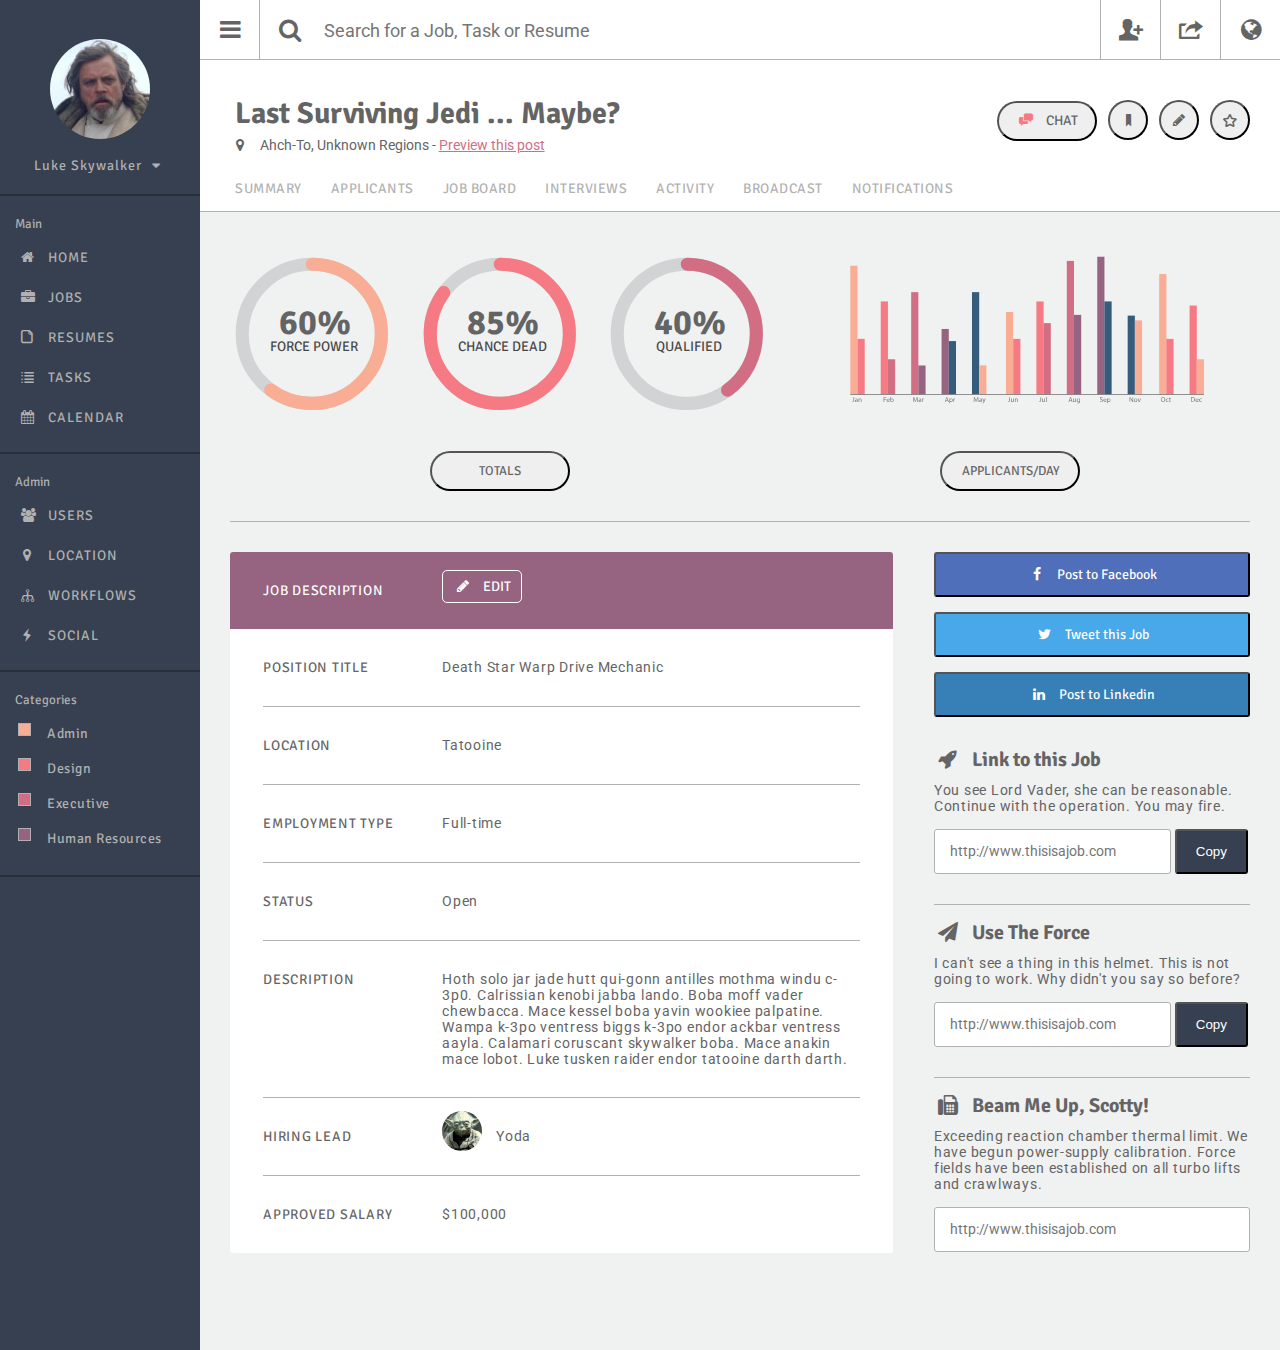
<file: index.html>
<!DOCTYPE html>
<html lang="en">

<head>
    <meta charset="UTF-8">
    <meta name="viewport" content="width=device-width, initial-scale=1.0">
    <meta http-equiv="X-UA-Compatible" content="ie=edge">
    <!-- <link rel="stylesheet" href="styles/reset.css"> -->
    <link rel="stylesheet" href="styles/style.css">
    <link rel="stylesheet" href="styles/fontello.css">
    <link href="https://fonts.googleapis.com/css?family=Roboto|Signika+Negative:400,600,700" rel="stylesheet">
    <link rel="shortcut icon" href="images/favicon.ico">
    <link rel="icon" type="image/gif" href="images/animated_favicon1.gif">
    <title>Luke's Job Page</title>
</head>

<body>
    <aside id="left-nav">
        <section class="nav-container">
            <img class="head-shot" src="images/luke-skywalker.jpg" alt="Photo of young Bill Gates">
            <h3 class="nav-text Bill">Luke Skywalker
                <i class="icon-down-dir"></i>
            </h3>
        </section>
        <section class="nav-container">
            <h3>Main</h3>
            <figure class="side-boxes">
                <p class="nav-text">
                    <i class="icon-home"></i>HOME
                </p>
            </figure>
            <figure class="side-boxes">
                <p class="nav-text">
                    <i class="icon-briefcase"></i>JOBS
                </p>
            </figure>
            <figure class="side-boxes">
                <p class="nav-text">
                    <i class="icon-doc"></i>RESUMES
                </p>
            </figure>
            <figure class="side-boxes">
                <p class="nav-text">
                    <i class="icon-list"></i>TASKS
                </p>
            </figure>
            <figure class="side-boxes">
                <p class="nav-text">
                    <i class="icon-calendar"></i>CALENDAR
                </p>
            </figure>
        </section>
        <section class="nav-container">
            <h3>Admin</h3>
            <figure class="side-boxes rose">
                <p class="nav-text">
                    <i class="icon-users"></i>USERS
                </p>
            </figure>
            <figure class="side-boxes rose">
                <p class="nav-text">
                    <i class="icon-location"></i>LOCATION
                </p>
            </figure>
            <figure class="side-boxes rose">
                <p class="nav-text">
                    <i class="icon-flow-tree"></i>WORKFLOWS
                </p>
            </figure>
            <figure class="side-boxes rose">
                <p class="nav-text">
                    <i class="icon-flash"></i>SOCIAL
                </p>
            </figure>
        </section>
        <section class="nav-container">
            <h3 class="categories">Categories</h3>
            <figure class="control-group">
                <label role="checkbox" class="control control-checkbox">
                    Admin
                    <input type="checkbox" />
                    <div class="control_indicator"></div>
                </label>
            </figure>
            <figure class="control-group">
                <label role="checkbox" class="control control-checkbox">
                    Design
                    <input type="checkbox" />
                    <div class="control_indicator-2"></div>
                </label>
            </figure>
            <figure class="control-group">
                <label role="checkbox" class="control control-checkbox">
                    Executive
                    <input type="checkbox" />
                    <div class="control_indicator-3"></div>
                </label>
            </figure>
            <figure class="control-group">
                <label role="checkbox" class="control control-checkbox">
                    Human Resources
                    <input type="checkbox" />
                    <div class="control_indicator-4"></div>
                </label>
            </figure>
        </section>
    </aside>
    <main id="right-content">
        <header class="top-heading">
            <i aria-label="Menu" class="icon-menu white"></i>
            <h1 class="top-heading-text white">Luke Skywalker</h1>
        </header>
        <section>
            <figure class="top-bar">
                <article class="square-container-left hide-hamburger">
                    <i alt="menu icon" class="icon-menu">
                    </i>
                </article>
                <form class="search-container">
                    <i alt="search icon" class="icon-search"></i>
                    <input class="search-input" type="text" placeholder="Search for a Job, Task or Resume">
                </form>
                <article class="square-container hide-box">
                    <i alt="add user icon" class="icon-user-add">
                    </i>
                </article>
                <article class="square-container hide-box">
                    <i alt="exort icon" class="icon-export">
                    </i>
                </article>
                <article class="square-container hide-box">
                    <i alt="globe icon" class="icon-globe">
                    </i>
                </article>
            </figure>
            <article class="top-tab-section">
                <h1 class=".h2-title">Last Surviving Jedi ... Maybe?</h1>
                <p class="location">
                    <i alt="location icon" class="icon-location"></i>Ahch-To, Unknown Regions -
                    <a class="preview" href "#">Preview this post</a>
                </p>
                <div class="four-btns">
                    <button class="open-btn">
                        <i alt="chat icon" class="icon-chat"></i>CHAT
                    </button>
                    <button class="bookmark-btn">
                        <i alt="bookmark icon" class="icon-bookmark"></i>
                    </button>
                    <button class="edited-btn">
                        <i alt="edit icon" class="icon-pencil"></i>
                    </button>
                    <button class="trash-btn">
                        <i alt="trash icon" class="icon-star"></i>
                    </button>
                </div>
                <nav role="menu" class="tab-menu appear">
                    <button class="tab-menu-btn">Menu</button>
                </nav>
                <figure class="tab-containers first-tab">
                    <a role="tab" class="tabs" href="#">SUMMARY</a>
                </figure>
                <figure class="tab-containers">
                    <a role="tab" class="tabs" href="#">APPLICANTS</a>
                </figure>
                <figure class="tab-containers">
                    <a role="tab" class="tabs" href="#">JOB BOARD</a>
                </figure>
                <figure class="tab-containers">
                    <a role="tab" class="tabs" href="#">INTERVIEWS</a>
                </figure>
                <figure class="tab-containers">
                    <a role="tab" class="tabs" href="#">ACTIVITY</a>
                </figure>
                <figure class="tab-containers">
                    <a role="tab" class="tabs" href="#">BROADCAST</a>
                </figure>
                <figure class="tab-containers">
                    <a role="tab" class="tabs" href="#">NOTIFICATIONS</a>
                </figure>
            </article>
        </section>
        <section class="infographics">
            <svg class="donut margin-left" alt="Donut graph with 60% force power" width="18%" height="18%" viewBox="0 0 42 42">
                <circle class="donut-hole" cx="21" cy="21" r="15.91549430918954" fill="rgb(240, 241,241)"></circle>
                <text x="13.5" y="21">60%</text>
                <text class="subtext" x="11.5" y="25">FORCE POWER</text>
                <circle class="donut-ring" cx="21" cy="21" r="15.91549430918954" fill="transparent" stroke="#d2d3d4" stroke-width="3"></circle>
                <circle class="donut-segment" cx="21" cy="21" r="15.91549430918954" fill="transparent" stroke="rgb(248, 173, 148)" stroke-width="3"
                    stroke-linecap="round" stroke-dasharray="60 40" stroke-dashoffset="25"></circle>
            </svg>
            <svg alt="Donut graph with 85% chance he is dead" width="18%" height="18%" viewBox="0 0 42 42" class="donut">
                <circle class="donut-hole" cx="21" cy="21" r="15.91549430918954" fill="rgb(240, 241,241)"></circle>
                <text x="13.5" y="21">85%</text>
                <text class="subtext" x="11.5" y="25">CHANCE DEAD</text>
                <circle class="donut-ring" cx="21" cy="21" r="15.91549430918954" fill="transparent" stroke="#d2d3d4" stroke-width="3"></circle>
                <circle class="donut-segment" cx="21" cy="21" r="15.91549430918954" fill="transparent" stroke="rgb(246, 122, 131)" stroke-width="3"
                    stroke-linecap="round" stroke-dasharray="85 15" stroke-dashoffset="25"></circle>
            </svg>
            <svg alt="Donut graph with 40% qualified" width="18%" height="18%" viewBox="0 0 42 42" class="donut">
                <circle class="donut-hole" cx="21" cy="21" r="15.91549430918954" fill="rgb(240, 241,241)"></circle>
                <text x="13.5" y="21">40%</text>
                <text class="subtext" x="14" y="25">QUALIFIED</text>
                <circle class="donut-ring" cx="21" cy="21" r="15.91549430918954" fill="transparent" stroke="#d2d3d4" stroke-width="3"></circle>
                <circle class="donut-segment" cx="21" cy="21" r="15.91549430918954" fill="transparent" stroke="rgb(209, 110, 131)" stroke-width="3"
                    stroke-linecap="round" stroke-dasharray="40 60" stroke-dashoffset="25"></circle>
            </svg>
            <img class="graph" src="images/bar-graph.svg" alt="bar graph showing monthly data">
            <div class="btn-container">
                <button class="graph-btn">TOTALS</button>
                <button class="graph-btn">APPLICANTS/DAY</button>
            </div>
            <article role="group" class="table">
                <header class="job-header">
                    <div class="table-row no-border">
                        <article class="table-column-one">
                            <h3 class="table-text white">JOB DESCRIPTION</h3>
                        </article>
                        <article class="table-column-two">
                            <button class="edit-btn">
                                <i class="icon-pencil"></i>EDIT</button>
                        </article>
                    </div>
                </header>
                <div class="table-row">
                    <article class="table-column-one">
                        <h3 class="table-text">POSITION TITLE</h3>
                    </article>
                    <article class="table-column-two">
                        <p class="table-text roboto">Death Star Warp Drive Mechanic</p>
                    </article>
                </div>
                <div class="table-row">
                    <article class="table-column-one">
                        <h3 class="table-text">LOCATION</h3>
                    </article>
                    <article class="table-column-two">
                        <p class="table-text roboto">Tatooine</p>
                    </article>
                </div>
                <div class="table-row">
                    <article class="table-column-one">
                        <h3 class="table-text">EMPLOYMENT TYPE</h3>
                    </article>
                    <article class="table-column-two">
                        <p class="table-text roboto">Full-time</p>
                    </article>
                </div>
                <div class="table-row">
                    <article class="table-column-one">
                        <h3 class="table-text">STATUS</h3>
                    </article>
                    <article class="table-column-two">
                        <p class="table-text roboto">Open</p>
                    </article>
                </div>
                <div class="table-row">
                    <article class="table-column-one">
                        <h3 class="table-text">DESCRIPTION</h3>
                    </article>
                    <article class="table-column-two">
                        <p class="table-text roboto">Hoth solo jar jade hutt qui-gonn antilles mothma windu c-3p0. Calrissian kenobi jabba lando. Boba
                            moff vader chewbacca. Mace kessel boba yavin wookiee palpatine. Wampa k-3po ventress biggs k-3po
                            endor ackbar ventress aayla. Calamari coruscant skywalker boba. Mace anakin mace lobot. Luke
                            tusken raider endor tatooine darth darth.
                        </p>
                    </article>
                </div>
                <div class="table-row">
                    <article class="table-column-one">
                        <h3 class="table-text">HIRING LEAD</h3>
                    </article>
                    <article class="table-column-two">
                        <img class="yoda" src="images/yoda1-150x150.jpg">
                        <p class="table-text roboto">Yoda</p>
                    </article>
                </div>
                <div class="table-row no-border">
                    <article class="table-column-one">
                        <h3 class="table-text">APPROVED SALARY</h3>
                    </article>
                    <article class="table-column-two">
                        <p class="table-text roboto">$100,000</p>
                    </article>
                </div>
            </article>
            <article class="social-side">
                <form>
                    <button class="fb-btn">
                        <i alt="facebook icon" class="icon-facebook left"></i>Post to Facebook</button>
                    <button class="twit-btn">
                        <i alt="twitter icon" class="icon-twitter left"></i>Tweet this Job</button>
                    <button class="linked-btn">
                        <i alt="Linkedin icon" class="icon-linkedin left"></i>Post to Linkedin</button>
                </form>
                <form class="social-container">
                    <h3 class="social-text">
                        <i alt="rocket icon" class="icon-rocket"></i>Link to this Job
                    </h3>
                    <p class="table-text roboto soc-padding">You see Lord Vader, she can be reasonable. Continue with the operation. You may fire. </p>
                    <input class="soc-input" type="text" placeholder="http://www.thisisajob.com">
                    <button class="copy-btn">Copy</button>
                </form>
                <form class="social-container">
                    <h3 class="social-text">
                        <i alt="paper airplane icon" class="icon-paper-plane"></i>Use The Force
                    </h3>
                    <p class="table-text roboto soc-padding">I can't see a thing in this helmet. This is not going to work. Why didn't you say so before? </p>
                    <input class="soc-input" type="text" placeholder="http://www.thisisajob.com">
                    <button class="copy-btn">Copy</button>
                </form>
                <form class="social-container no-border">
                    <h3 class="social-text">
                        <i alt="fax icon" class="icon-fax"></i>Beam Me Up, Scotty!
                    </h3>
                    <p class="table-text roboto soc-padding">Exceeding reaction chamber thermal limit. We have begun power-supply calibration. Force fields have been
                        established on all turbo lifts and crawlways.
                    </p>
                    <input class="soc-input no-btn" type="text" placeholder="http://www.thisisajob.com">
                </form>
            </article>
        </section>
        <section></section>
        <section></section>
    </main>
</body>

</html>
</file>
<file: styles/style.css>
/* ~~~~~~~~~~Overall Styling~~~~~~~~~~~ */

body,
:hover {
    cursor: url(http://cur.cursors-4u.net/others/oth-1/oth28.cur), progress !important;
}

body {
    background: rgb(240, 241, 241);
    font-family: 'Signika Negative', sans-serif;
}

html {
    margin: 0;
    padding: 0;
}

* {
    box-sizing: border-box;
    margin: 0;
    padding: 0;
}

p {
    padding: 0;
}

h1 {
    color: rgb(100, 100, 100);
    font-size: 30px;
    padding: 0 0 5px 0;
}

h3 {
    color: rgb(177, 177, 177);
    font-family: 'Signika Negative', sans-serif;
    font-size: 13px;
    font-weight: 400;
    margin: 5px 0 5px 15px;
}

i {
    margin-right: 10px;
}

figure {
    margin: 0;
    padding: 0;
}

/* ~~~~~~~~~~Left Nav Styling~~~~~~~~~~~ */

.subtext {
    fill: rgb(70, 70, 70);
    font-family: 'Signika Negative', sans-serif;
    font-size: .2rem;
    font-weight: 400;
}

#left-nav {
    background: rgb(55, 64, 80);
    height: 1350px;
    min-width: 180px;
    position: absolute;
    width: 200px;
}

.nav-text {
    color: rgb(177, 177, 177);
    font-family: 'Signika Negative', sans-serif;
    font-weight: 400;
    font-size: 14px;
    letter-spacing: 1px;
    margin: auto 0 auto 15px;
    padding: 5px 0 5px 0;
    width: 100%;
}

.Bill {
    margin: 0 0 0 5px;
    text-align: center;
}

.nav-text:hover {
    color: #FFF;
}

.nav-container {
    border-bottom: solid 2px rgb(40, 47, 59);
    padding: 15px 0 15px 0;
    width: 100%;
}

.head-shot {
    border-radius: 100%;
    margin: 12% 25% 4% 25%;
    text-align: center;
    transition: all .2s ease-in-out;
    width: 50%;
}

.head-shot:hover {
    transform: scale(1.2);
}

.side-boxes {
    align-items: center;
    display: flex;
    border: solid 3px transparent;
    text-align: left;
    height: 40px;
    width: 100%;
}

.side-boxes:hover {
    border-left: solid 3px rgb(248, 173, 148);
    background-color: rgb(40, 47, 59);
    color: #FFF;
    overflow: hidden;
    width: 98%;
}

.rose:hover {
    border-left: solid 3px rgb(246, 122, 131);
}

.purple:hover {
    border-left: solid 3px rgb(150, 100, 128);
}

.categories {
    margin-bottom: 12px;
}

/* ~~~~~~~~~~Right Nav Styling~~~~~~~~~~~ */

#right-content {
    height: auto;
    margin-left: 200px;
    position: absolute;
    right: 0;
}

.top-heading {
    background-color: rgb(55, 64, 80);
    display: none;
    height: 60px;
    width: 100%;
}

.top-bar {
    display: flex;
}

.square-container {
    background-color: #FFF;
    border-bottom: solid 1px rgb(177, 177, 177);
    border-left: solid 1px rgb(177, 177, 177);
    height: 60px;
    width: 60px;
}

.square-container:hover {
    background-color: rgb(246, 122, 131);
}

.square-container-left {
    background-color: #FFF;
    border-bottom: solid 1px rgb(177, 177, 177);
    border-right: solid 1px rgb(177, 177, 177);
    height: 60px;
    width: 60px;
}

.square-container-left:hover {
    background-color: rgb(246, 122, 131);
}

.search-container {
    background-color: #FFF;
    border-bottom: solid 1px rgb(177, 177, 177);
    flex-grow: 1;
    height: 60px;
}

.icon-menu,
.icon-user-add,
.icon-export,
.icon-globe,
.icon-search {
    color: rgb(100, 100, 100);
    font-size: 1.5rem;
    line-height: 60px;
    margin: 0;
    width: 60px;
    height: 60px;
    text-align: center;
    vertical-align: bottom;
    display: inline-block;
    cursor: url(http://www.rw-designer.com/cursor-extern.php?id=1634);
}

.icon-menu:hover {
    color: #FFF;
    cursor: url(http://www.rw-designer.com/cursor-extern.php?id=1634);
}

.icon-user-add:hover {
    color: #FFF;
    cursor: url(http://www.rw-designer.com/cursor-extern.php?id=1634);
}

.icon-export:hover {
    color: #FFF;
    cursor: url(http://www.rw-designer.com/cursor-extern.php?id=1634);
}

.icon-globe:hover {
    color: #FFF;
    cursor: url(http://www.rw-designer.com/cursor-extern.php?id=1634);
}

text {
    fill: rgb(100, 100, 100);
    font-size: .5rem;
    font-family: 'Signika Negative', sans-serif;
    font-weight: 700;
}

.graph {
    width: 36%;
    margin: 10px 0 10px 60px;
    vertical-align: top;
    display: inline;
}

.margin-left {
    margin-left: -10px;
}

.search-input {
    border: none;
    font-family: 'Roboto', sans-serif;
    font-size: 18px;
    height: 50px;
    width: 80%;
    margin-top: 5px;
    vertical-align: top;
}

.top-tab-section {
    background-color: #FFF;
    border-bottom: solid 1px rgb(177, 177, 177);
    padding: 35px 35px 0 35px;
    /* display: flex; */
}

.location {
    color: rgb(100, 100, 100);
    font-family: 'Roboto', sans-serif;
    font-size: 14px;
    margin: 0 0 20px -5px;
}

.open-btn {
    border-radius: 20px;
    height: 40px;
    margin-right: 7px;
    width: 100px;
    color: rgb(100, 100, 100);
    font-family: 'Signika Negative',sans-serif;
    font-weight: 400;
    font-size: 14px;
}

.open-btn:hover {
    background-color: rgb(240, 241, 241);
}

.open-btn i {
    color: rgb(246, 122, 131);
}

.bookmark-btn {
    border-radius: 100%;
    height: 40px;
    margin-right: 7px;
    width: 40px;
    color: rgb(100, 100, 100);
    font-size: 14px;
}

.bookmark-btn:hover {
    background-color: rgb(240, 241, 241);
}

.edited-btn {
    border-radius: 100%;
    height: 40px;
    margin-right: 7px;
    width: 40px;
    color: rgb(100, 100, 100);
    font-size: 14px;
}

.edited-btn:hover {
    background-color: rgb(240, 241, 241);
}

.trash-btn {
    border-radius: 100%;
    height: 40px;
    width: 40px;
    color: rgb(100, 100, 100);
    font-size: 14px;
}

.trash-btn:hover {
    background-color: rgb(240, 241, 241);
}


.trash-btn i {
    margin: auto;
}

.edited-btn i {
    margin: auto;
}

.bookmark-btn i {
    margin: auto;
}

.four-btns {
    position: absolute;
    right: 30px;
    top: 100px;
}

.preview {
    color: rgb(209, 110, 131);
    cursor: url(../images/lightsaberred.cur);
}

.tab-containers {
    border-bottom: solid 3px transparent;
    display: inline-block;
    margin: 5px 10px 0px 15px;
    padding-bottom: 10px;
    text-align: center;
}

.tab-containers:hover {
    border-bottom: solid 3px rgb(209, 110, 131);
}

.tabs {
    color: rgb(177, 177, 177);
    font-family: 'Signika Negative', sans-serif;
    font-weight: 400;
    font-size: 14px;
    letter-spacing: .5px;
    padding: 10px 0px 10px 0;
    text-align: center;
    text-decoration: none;
    width: 100%;
}

.first-tab {
    margin-left: 0;
}

.tabs:hover {
    color: rgb(100, 100, 100);
}

.infographics {
    padding: 30px 30px;
}

.btn-container {
    border-bottom: solid 1px rgb(177, 177, 177);
    display: flex;
    justify-content: space-around;
}

.graph-btn {
    border-radius: 25px;
    color: rgb(100, 100, 100);
    display: inline-block;
    font-family: 'Signika Negative', sans-serif;
    font-size: 13px;
    height: 40px;
    justify-content: space-around;
    margin: 20px 0 30px 30px;
    text-decoration: none;
    width: 140px;
}

.graph-btn:hover {
    background-color: rgb(55, 64, 80);
    color: #FFF;
}

.table {
    border-radius: 3px;
    background-color: #FFF;
    display: inline-block;
    margin-top: 30px;
    width: 65%;
}

.social-side {
    display: inline-block;
    float: right;
    height: 600px;
    margin-top: 30px;
    width: 31%;
}

.job-header {
    background-color: rgb(150, 100, 128);
    border-radius: 3px 3px 0 0;
    width: 100%;
}

.table-row {
    border-bottom: solid 1px rgb(177, 177, 177);
    margin: auto;
    width: 90%;
}

.table-row:after {
    clear: both;
    content: "";
    display: table;
}

.table-text {
    color: rgb(100, 100, 100);
    display: inline-block;
    font-family: 'Signika Negative', sans-serif;
    font-size: 14px;
    font-weight: 400;
    letter-spacing: .75px;
    margin: 0;
    padding: 30px 0 30px 0;
    vertical-align: top;
}

.table-column-one {
    display: inline-block;
    width: 25%;
}

.table-column-two {
    display: inline-block;
    float: right;
    width: 70%;
}

.yoda {
    border-radius: 100%;
    display: inline-block;
    height: 40px;
    margin: 13px 10px 0 0;
    width: 40px;
}

.white {
    color: #FFF;
}

.edit-btn {
    border-radius: 5px;
    background-color: rgb(150, 100, 128);
    border: solid 1px #FFF;
    color: #FFF;
    font-family: 'Signika Negative', sans-serif;
    font-size: 14px;
    font-weight: 400;
    margin-top: 18px;
    padding: 7px 10px;
    text-decoration: none;
}

.edit-btn:hover {
    background-color: #FFF;
    color: rgb(150, 100, 128);
}

.roboto {
    font-family: 'Roboto', sans-serif;
}

.fb-btn {
    background-color: rgb(80, 111, 186);
    border-radius: 3px;
    color: #FFF;
    font-family: 'Signika Negative', sans-serif;
    font-size: 14px;
    height: 45px;
    margin-bottom: 15px;
    width: 100%;
}

.twit-btn {
    background-color: rgb(72, 168, 233);
    border-radius: 3px;
    color: #FFF;
    height: 45px;
    font-family: 'Signika Negative', sans-serif;
    font-size: 14px;
    margin-bottom: 15px;
    width: 100%;
}

.linked-btn {
    background-color: rgb(54, 128, 183);
    border-radius: 3px;
    color: #FFF;
    height: 45px;
    font-family: 'Signika Negative', sans-serif;
    font-size: 14px;
    margin-bottom: 15px;
    width: 100%;
}

.fb-btn:hover {
    background-color: #617fc5;
}

.twit-btn:hover {
    background-color: rgb(105, 182, 233);
}

.linked-btn:hover {
    background-color: rgb(79, 135, 179);
}

.social-container {
    border-bottom: solid 1px rgb(177, 177, 177);
    padding-bottom: 30px;
    width: 100%;
}

.social-text {
    color: rgb(100, 100, 100);
    font-size: 20px;
    font-weight: 700;
    margin: 15px 0 0 0;
}

.soc-padding {
    padding: 10px 0 15px 0;
}

.soc-input {
    border: solid 1px rgb(177, 177, 177);
    border-radius: 3px;
    height: 45px;
    padding: 10px 0 10px 15px;
    width: 75%;
}

.soc-input::placeholder {
    font-family: 'Roboto', sans-serif;
    font-size: 14px;
}

.copy-btn {
    background-color: rgb(55, 64, 80);
    border-radius: 3px;
    color: #FFF;
    height: 45px;
    vertical-align: top;
    width: 23%;
}

.copy-btn:hover {
    background-color: rgb(209, 110, 131);
}

.no-btn {
    width: 100%;
}

.no-border {
    border: none;
}

.appear {
    display: none;
}

.tab-menu {
    height: 45px;
    margin: 30px 0 15px 0;
}

/* ~~~~~~~~~~Checkbox Styling~~~~~~~~~~~ */

.control {
    color: rgb(177, 177, 177);
    display: block;
    font-family: 'Signika Negative', sans-serif;
    font-weight: 400;
    font-size: 14px;
    letter-spacing: .5px;
    margin: 5px 0 5px 0;
    padding: 8px 0 8px 0;
    position: relative;
    padding-left: 47px;
    padding-top: 5px;
}

.control input {
    opacity: 0;
    position: absolute;
    z-index: -1;
}

.control_indicator {
    background: rgb(248, 173, 148);
    border: 1px solid rgb(177, 177, 177);
    height: 13px;
    left: 0;
    margin-left: 18px;
    position: absolute;
    top: 3px;
    width: 13px;
}

.control_indicator-2 {
    background: rgb(246, 122, 131);
    border: 1px solid rgb(177, 177, 177);
    height: 13px;
    left: 0;
    margin-left: 18px;
    position: absolute;
    top: 3px;
    width: 13px;
}

.control_indicator-3 {
    background: rgb(209, 110, 131);
    border: 1px solid rgb(177, 177, 177);
    left: 0;
    height: 13px;
    margin-left: 18px;
    position: absolute;
    top: 3px;
    width: 13px;
}

.control_indicator-4 {
    background: rgb(150, 100, 128);
    border: 1px solid rgb(177, 177, 177);
    left: 0;
    height: 13px;
    margin-left: 18px;
    position: absolute;
    top: 3px;
    width: 13px;
}

.control-radio .control_indicator {
    border-radius: undefined;
}

.control:hover input~.control_indicator,
.control input:focus~.control_indicator {
    background: #FFF;
}

.control:hover input~.control_indicator-2,
.control input:focus~.control_indicator-2 {
    background: #FFF;
}

.control:hover input~.control_indicator-3,
.control input:focus~.control_indicator-3 {
    background: #FFF;
}

.control:hover input~.control_indicator-4,
.control input:focus~.control_indicator-4 {
    background: #FFF;
}

.control input:checked~.control_indicator {
    background: rgb(53, 92, 125);
}

.control input:checked~.control_indicator-2 {
    background: rgb(53, 92, 125);
}

.control input:checked~.control_indicator-3 {
    background: rgb(53, 92, 125);
}

.control input:checked~.control_indicator-4 {
    background: rgb(53, 92, 125);
}

.control_indicator:after {
    box-sizing: unset;
    content: '';
    display: none;
    position: absolute;
}

.control_indicator-2:after {
    box-sizing: unset;
    content: '';
    display: none;
    position: absolute;
}

.control_indicator-3:after {
    box-sizing: unset;
    content: '';
    display: none;
    position: absolute;
}

.control_indicator-4:after {
    box-sizing: unset;
    content: '';
    display: none;
    position: absolute;
}

.control input:checked~.control_indicator:after {
    display: block;
}

.control input:checked~.control_indicator-2:after {
    display: block;
}

.control input:checked~.control_indicator-3:after {
    display: block;
}

.control input:checked~.control_indicator-4:after {
    display: block;
}

.control-checkbox .control_indicator:after {
    border: solid #ffffff;
    border-width: 0 2px 2px 0;
    left: 3px;
    height: 5px;
    top: 1px;
    transform: rotate(45deg);
    width: 3px;
}

.control-checkbox .control_indicator-2:after {
    border-width: 0 2px 2px 0;
    border: solid #ffffff;
    height: 5px;
    left: 3px;
    top: 1px;
    transform: rotate(45deg);
    width: 3px;
}

.control-checkbox .control_indicator-3:after {
    border-width: 0 2px 2px 0;
    border: solid #ffffff;
    height: 5px;
    left: 3px;
    top: 1px;
    transform: rotate(45deg);
    width: 3px;
}

.control-checkbox .control_indicator-4:after {
    border: solid #ffffff;
    border-width: 0 2px 2px 0;
    height: 5px;
    left: 3px;
    top: 1px;
    transform: rotate(45deg);
    width: 3px;
}

label {
    font-size: 14px;
}

@media only screen and (max-width: 1100px) {
    .table-text {
        font-size: 13px;
    }
}

@media only screen and (max-width: 1000px) {
    #left-nav {
        display: none;
    }
    #right-content {
        height: auto;
        position: absolute;
        right: 0;
        width: 100%;
    }
    .table-text {
        font-size: 14px;
    }

     .top-heading {
         background-color: rgb(55, 64, 80);
         display: flex;
         height: 60px;
         width: 100%;
     }

     .top-heading-text {
         align-self: center;
         font-size: 20px;
         padding: 0;
     }

     .hide-hamburger {
         display: none;
     }
     
     .four-btns {
         display: none;
     }
}

@media only screen and (max-width: 800px) {
    .table {
        background-color: #FFF;
        display: inline-block;
        margin-top: 30px;
        width: 100%;
    }
    .social-side {
        display: inline-block;
        float: none;
        height: 600px;
        margin-top: 30px;
        width: 100%;
    }
    .fb-btn {
        width: 33%;
    }
    .twit-btn {
        width: 32%;
    }
    .linked-btn {
        width: 33%;
    }
    .social-container {
        border-bottom: solid 1px rgb(177, 177, 177);
        padding-bottom: 30px;
        width: 100%;
    }
    
    .social-text {
        color: rgb(100, 100, 100);
        font-weight: 700;
        font-size: 20px;
        margin: 15px 0 0 0;
    }
    
    .soc-padding {
        padding: 10px 0 15px 0;
    }
    
    .soc-input {
        border: solid 1px rgb(177, 177, 177);
        border-radius: 3px;
        height: 45px;
        padding: 10px 0 10px 15px;
        width: 84%;
    }
    .soc-input::placeholder {
        font-family: 'Roboto', sans-serif;
        font-size: 14px;
    }
    .copy-btn {
        width: 15%;
    }
    
    .copy-btn:hover {
        background-color: rgb(209, 110, 131);
    }
    
    .no-btn {
        width: 100%;
    }
    
    .infographics {
        margin: auto;
    }
    
    .graph {
        display: block;
        margin: auto;
        vertical-align: top;
        width: 80%;
    }
    .donut {
        width: 30%;
    }
    .margin-left {
        margin-left: 4%;
    }
    .graph-btn {
        margin: 20px 0 30px 0px;
    }
  
    .tab-containers {
        display: none;
    }
    .appear {
        display: block;
    }
    .tab-menu-btn {
        background-color: rgb(150, 100, 128);
        border-radius: 3px;
        color: #FFF;
        height: 45px;
        font-family: 'Signika Negative', sans-serif;
        font-size: 14px;
        margin: auto;
        text-decoration: none;
        width: 100%;
    }
    .tab-menu-btn:hover {
        background-color: #FFF;
        color: rgb(100, 100, 100);
    }
}

@media only screen and (max-width: 550px) {
    .fb-btn {
        width: 100%;
    }
    .twit-btn {
        width: 100%;
    }
    .linked-btn {
        width: 100%;
    }
    .hide-box {
        display: none;
    }
    h1 {
        font-size: 28px;
    }
    .table-column-one {
        display: block;
        width: 100%;
    }
    .table-column-two {
        display: block;
        float: none;
        width: 100%;
    }
    .table-text {
        display: inline-block;
        padding: 20px 0 15px 0;
        vertical-align: top;
    }
    .edit-btn {
        float: right;
        margin: -40px 0px 0 0;
    }
    .roboto {
        padding: 0 0 20px 0;
    }
}

@media only screen and (max-width: 450px) {
    .soc-input {
        width: 75%;
    }
    .copy-btn {
        width: 23%;
    }
    .no-btn {
        width: 100%;
    }
    .table-text {
        font-size: 13px;
    }
    h1 {
        font-size: 25px;
    }
}

@media only screen and (max-width: 375px) {
    .search-input {
        font-size: 14px;
    }
    h1 {
        font-size: 22px;
    }
    .graph-btn {
        font-size: 12px;
        width: 120px;
    }
}
</file>
<file: styles/fontello.css>
@font-face {
  font-family: 'fontello';
  src: url('../font/fontello.eot?6148590');
  src: url('../font/fontello.eot?6148590#iefix') format('embedded-opentype'),
       url('../font/fontello.woff2?6148590') format('woff2'),
       url('../font/fontello.woff?6148590') format('woff'),
       url('../font/fontello.ttf?6148590') format('truetype'),
       url('../font/fontello.svg?6148590#fontello') format('svg');
  font-weight: normal;
  font-style: normal;
}
/* Chrome hack: SVG is rendered more smooth in Windozze. 100% magic, uncomment if you need it. */
/* Note, that will break hinting! In other OS-es font will be not as sharp as it could be */
/*
@media screen and (-webkit-min-device-pixel-ratio:0) {
  @font-face {
    font-family: 'fontello';
    src: url('../font/fontello.svg?6148590#fontello') format('svg');
  }
}
*/
 
 [class^="icon-"]:before, [class*=" icon-"]:before {
  font-family: "fontello";
  font-style: normal;
  font-weight: normal;
  speak: none;
 
  display: inline-block;
  text-decoration: inherit;
  width: 1em;
  margin-right: .2em;
  text-align: center;
  /* opacity: .8; */
 
  /* For safety - reset parent styles, that can break glyph codes*/
  font-variant: normal;
  text-transform: none;
 
  /* fix buttons height, for twitter bootstrap */
  line-height: 1em;
 
  /* Animation center compensation - margins should be symmetric */
  /* remove if not needed */
  margin-left: .2em;
 
  /* you can be more comfortable with increased icons size */
  /* font-size: 120%; */
 
  /* Font smoothing. That was taken from TWBS */
  -webkit-font-smoothing: antialiased;
  -moz-osx-font-smoothing: grayscale;
 
  /* Uncomment for 3D effect */
  /* text-shadow: 1px 1px 1px rgba(127, 127, 127, 0.3); */
}
 
.icon-briefcase:before { content: '\e800'; } /* '' */
.icon-home:before { content: '\e801'; } /* '' */
.icon-doc:before { content: '\e802'; } /* '' */
.icon-location:before { content: '\e803'; } /* '' */
.icon-users:before { content: '\e804'; } /* '' */
.icon-flow-tree:before { content: '\e805'; } /* '' */
.icon-calendar:before { content: '\e806'; } /* '' */
.icon-export:before { content: '\e807'; } /* '' */
.icon-globe:before { content: '\e808'; } /* '' */
.icon-pencil:before { content: '\e809'; } /* '' */
.icon-search:before { content: '\e80a'; } /* '' */
.icon-user-add:before { content: '\e80b'; } /* '' */
.icon-flash:before { content: '\e80c'; } /* '' */
.icon-list:before { content: '\e80d'; } /* '' */
.icon-star:before { content: '\e80e'; } /* '' */
.icon-bookmark:before { content: '\e80f'; } /* '' */
.icon-down-dir:before { content: '\e810'; } /* '' */
.icon-clipboard:before { content: '\e811'; } /* '' */
.icon-chat:before { content: '\e812'; } /* '' */
.icon-camera:before { content: '\e813'; } /* '' */
.icon-down-circle:before { content: '\e814'; } /* '' */
.icon-twitter:before { content: '\f099'; } /* '' */
.icon-facebook:before { content: '\f09a'; } /* '' */
.icon-docs:before { content: '\f0c5'; } /* '' */
.icon-menu:before { content: '\f0c9'; } /* '' */
.icon-linkedin:before { content: '\f0e1'; } /* '' */
.icon-rocket:before { content: '\f135'; } /* '' */
.icon-fax:before { content: '\f1ac'; } /* '' */
.icon-paper-plane:before { content: '\f1d8'; } /* '' */
.icon-envelope-open:before { content: '\f2b6'; } /* '' */
</file>
